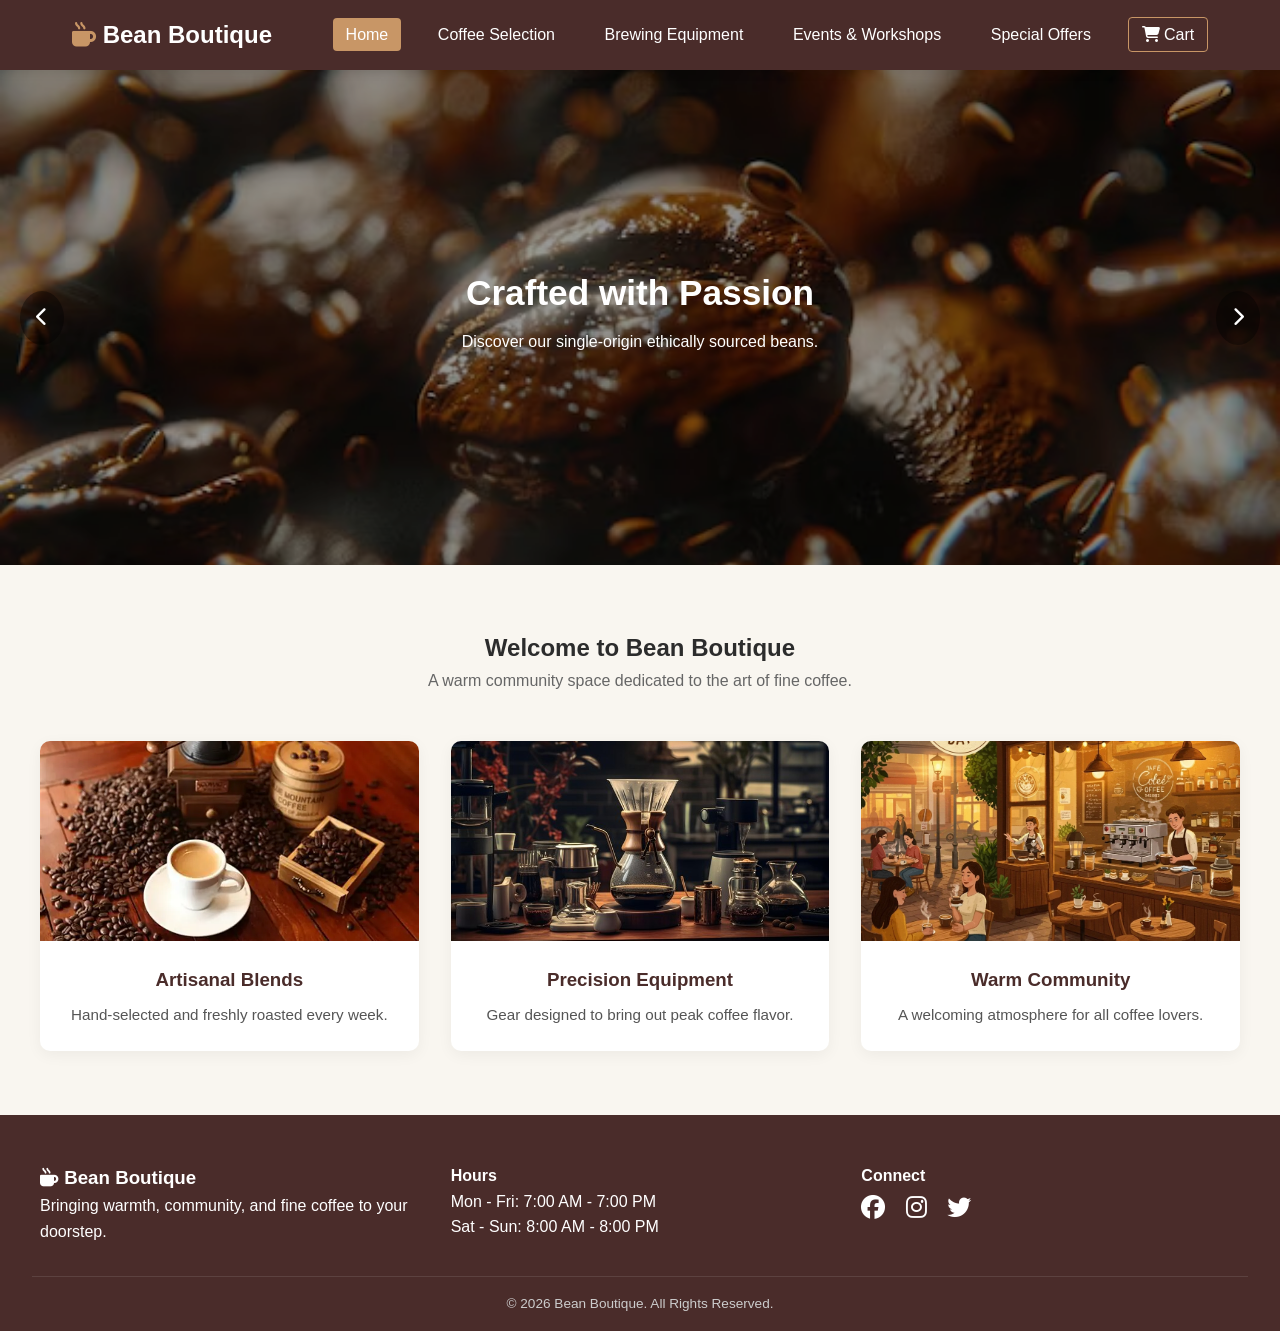
<file: index.html>
<!DOCTYPE html>
<html lang="en">
<head>
    <meta charset="UTF-8">
    <meta name="viewport" content="width=device-width, initial-scale=1.0">
    <title>Bean Boutique | Modern Artisanal Coffee</title>
    
    <link rel="stylesheet" href="style.css">
  
    <link rel="stylesheet" href="https://cdnjs.cloudflare.com/ajax/libs/font-awesome/6.4.0/css/all.min.css">

</head>
<body>

 <header>
        <div class="nav-container">
            <a href="index.html" class="logo">
                <i class="fa-solid fa-mug-hot"></i> Bean Boutique
            </a>
            <div class="menu-toggle" id="mobile-menu">
                <i class="fa-solid fa-bars"></i>
            </div>
            <nav>
                <ul class="nav-menu">
                    <li><a href="index.html" class="active">Home</a></li>
                    <li><a href="coffee.html">Coffee Selection</a></li>
                    <li><a href="equipment.html">Brewing Equipment</a></li>
                    <li><a href="events.html">Events & Workshops</a></li>
                    <li><a href="offers.html">Special Offers</a></li>
                    <li><a href="cart.html" class="cart-btn"><i class="fa-solid fa-cart-shopping"></i> Cart</a></li>
                </ul>
            </nav>
        </div>
    </header>

<section class="hero-slider">
    <div class="slide active">
        <img src="images/a.jpeg" alt="Coffee 1">
        <div class="slide-content">
            <h1>Crafted with Passion</h1>
            <p>Discover our single-origin ethically sourced beans.</p>
        </div>
    </div>
    
    <div class="slide">
        <img src="images/g.jpeg" alt="Coffee 2">
        <div class="slide-content">
            <h1>Artisanal Brewing Gear</h1>
            <p>Elevate your home coffee ritual with top-tier equipment.</p>
        </div>
    </div>

    <div class="slide">
        <img src="images/n.jpeg" alt="Coffee 3">
        <div class="slide-content">
            <h1>Join Our Masterclasses</h1>
            <p>Learn latte art and pour-over techniques from expert roasters.</p>
        </div>
    </div>

    <button class="prev-slide"><i class="fa-solid fa-chevron-left"></i></button>
    <button class="next-slide"><i class="fa-solid fa-chevron-right"></i></button>
</section>

    <section class="intro-section">
        <div class="container">
            <h2>Welcome to Bean Boutique</h2>
            <p class="subtitle">A warm community space dedicated to the art of fine coffee.</p>
            
            <div class="grid-3">
                <div class="card">
                    <img src="images/7.jpeg" alt="Fresh Beans">
                    <h3>Artisanal Blends</h3>
                    <p>Hand-selected and freshly roasted every week.</p>
                </div>
                <div class="card">
                    <img src="images/j.jpeg" alt="Brewing">
                    <h3>Precision Equipment</h3>
                    <p>Gear designed to bring out peak coffee flavor.</p>
                </div>
                <div class="card">
                    <img src="images/i.jpeg" alt="Community Space">
                    <h3>Warm Community</h3>
                    <p>A welcoming atmosphere for all coffee lovers.</p>
                </div>
            </div>
        </div>
    </section>
    <div id="discountModal" class="modal">
        <div class="modal-content">
            <span class="close-btn">&times;</span>
            <div class="modal-body">
                <i class="fa-solid fa-gift modal-icon"></i>
                <h2>Get 10% Off Your First Purchase!</h2>
                <p>Join the Bean Boutique club to receive exclusive promo codes and event updates.</p>
                <form id="subscribeForm">
                    <input type="email" placeholder="Enter your email address" required>
                    <button type="submit" class="btn">Claim Discount</button>
                </form>
            </div>
        </div>
    </div>
<script src="https://elfsightcdn.com/platform.js" async></script>
<div class="elfsight-app-fc985614-0550-4104-8fc6-e8d8da64a7e7" data-elfsight-app-lazy></div>
<footer>
        <div class="container footer-grid">
            <div>
                <h3><i class="fa-solid fa-mug-hot"></i> Bean Boutique</h3>
                <p>Bringing warmth, community, and fine coffee to your doorstep.</p>
            </div>
            <div>
                <h4>Hours</h4>
                <p>Mon - Fri: 7:00 AM - 7:00 PM</p>
                <p>Sat - Sun: 8:00 AM - 8:00 PM</p>
            </div>
            <div>
                <h4>Connect</h4>
                <div class="social-links">
                    <a href="#"><i class="fa-brands fa-facebook"></i></a>
                    <a href="#"><i class="fa-brands fa-instagram"></i></a>
                    <a href="#"><i class="fa-brands fa-twitter"></i></a>
                </div>
            </div>
        </div>
        <div class="copyright">
            <p>&copy; 2026 Bean Boutique. All Rights Reserved.</p>
        </div>
    </footer>

    <script>
    document.addEventListener('DOMContentLoaded', () => {
   
    const mobileMenu = document.getElementById('mobile-menu');
    const navMenu = document.querySelector('.nav-menu');

    mobileMenu.addEventListener('click', () => {
        navMenu.classList.toggle('active');
    });

    const slides = document.querySelectorAll('.slide');
    const prevBtn = document.querySelector('.prev-slide');
    const nextBtn = document.querySelector('.next-slide');
    let currentSlide = 0;

    function showSlide(index) {
        slides.forEach(slide => slide.classList.remove('active'));
        if (index >= slides.length) currentSlide = 0;
        if (index < 0) currentSlide = slides.length - 1;
        slides[currentSlide].classList.add('active');
    }

    nextBtn.addEventListener('click', () => {
        currentSlide++;
        showSlide(currentSlide);
    });

    prevBtn.addEventListener('click', () => {
        currentSlide--;
        showSlide(currentSlide);
    });

        setInterval(() => {
        currentSlide++;
        showSlide(currentSlide);
    }, 5000);

const modal = document.getElementById('discountModal');
const closeBtn = document.querySelector('.close-btn');
const subscribeForm = document.getElementById('subscribeForm');
setTimeout(() => {
    modal.style.display = 'flex';
}, 2000);
closeBtn.addEventListener('click', () => {
    modal.style.display = 'none';
});
window.addEventListener('click', (e) => {
    if (e.target === modal) {
        modal.style.display = 'none';
    }
});
subscribeForm.addEventListener('submit', (e) => {
    e.preventDefault();
    alert('Thank you for subscribing! Your 10% discount code is: WELCOME10');
    modal.style.display = 'none';
});
});
</script>
</body>
</html>
</file>
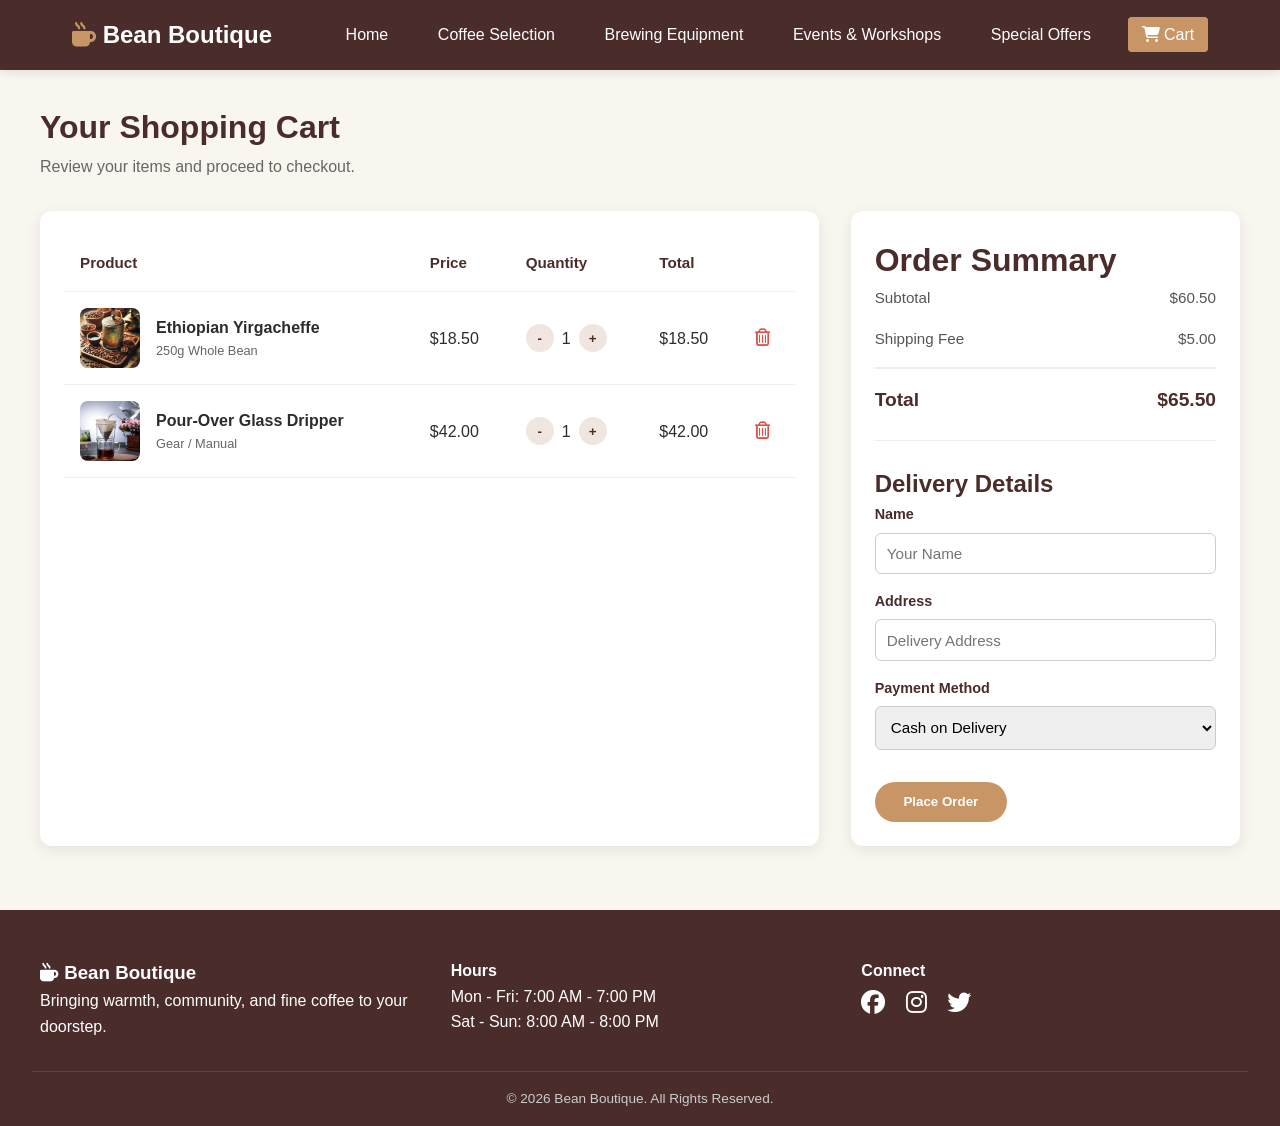
<file: cart.html>
<!DOCTYPE html>
<html lang="en">
<head>
    <meta charset="UTF-8">
    <meta name="viewport" content="width=device-width, initial-scale=1.0">
    <title>Your Shopping Cart | Bean Boutique</title>
    <link rel="stylesheet" href="style.css">
    <link rel="stylesheet" href="https://cdnjs.cloudflare.com/ajax/libs/font-awesome/6.4.0/css/all.min.css">
</head>
<body>

    <header>
        <div class="nav-container">
            <a href="index.html" class="logo">
                <i class="fa-solid fa-mug-hot"></i> Bean Boutique
            </a>
            <div class="menu-toggle" id="mobile-menu">
                <i class="fa-solid fa-bars"></i>
            </div>
            <nav>
                <ul class="nav-menu">
                    <li><a href="index.html">Home</a></li>
                    <li><a href="coffee.html">Coffee Selection</a></li>
                    <li><a href="equipment.html">Brewing Equipment</a></li>
                    <li><a href="events.html">Events & Workshops</a></li>
                    <li><a href="offers.html">Special Offers</a></li>
                    <li><a href="cart.html" class="cart-btn active"><i class="fa-solid fa-cart-shopping"></i> Cart</a></li>
                </ul>
            </nav>
        </div>
    </header>

    <main class="container page-container">
        <h1 class="color-primary">Your Shopping Cart</h1>
        <p class="color-muted">Review your items and proceed to checkout.</p>
        <div class="cart-wrapper">
            <div class="cart-table-container">
                <table class="cart-table">
                    <thead>
                        <tr>
                            <th>Product</th>
                            <th>Price</th>
                            <th>Quantity</th>
                            <th>Total</th>
                            <th></th>
                        </tr>
                    </thead>
                    <tbody id="cartTableBody">
                       
                        <tr data-price="18.50">
                            <td>
                                <div class="cart-item-info">
                                    <img src="images/22.jpeg" alt="Ethiopian Coffee">
                                    <div>
                                        <strong>Ethiopian Yirgacheffe</strong>
                                        <div class="color-muted" style="font-size: 0.8rem;">250g Whole Bean</div>
                                    </div>
                                </div>
                            </td>
                            <td>$18.50</td>
                            <td>
                                <div class="qty-control">
                                    <button class="qty-btn minus-btn">-</button>
                                    <span class="item-qty">1</span>
                                    <button class="qty-btn plus-btn">+</button>
                                </div>
                            </td>
                            <td class="item-total">$18.50</td>
                            <td><button class="remove-btn"><i class="fa-regular fa-trash-can"></i></button></td>
                        </tr>

                        <tr data-price="42.00">
                            <td>
                                <div class="cart-item-info">
                                    <img src="images/23.jpeg" alt="Pour Over Dripper">
                                    <div>
                                        <strong>Pour-Over Glass Dripper</strong>
                                        <div class="color-muted" style="font-size: 0.8rem;">Gear / Manual</div>
                                    </div>
                                </div>
                            </td>
                            <td>$42.00</td>
                            <td>
                                <div class="qty-control">
                                    <button class="qty-btn minus-btn">-</button>
                                    <span class="item-qty">1</span>
                                    <button class="qty-btn plus-btn">+</button>
                                </div>
                            </td>
                            <td class="item-total">$42.00</td>
                            <td><button class="remove-btn"><i class="fa-regular fa-trash-can"></i></button></td>
                        </tr>
                    </tbody>
                </table>
            </div>

            <div class="summary-card">
                <h1 class="color-primary mb-1">Order Summary</h1>
                
                <div class="summary-row">
                    <span>Subtotal</span>
                    <span id="subtotalPrice">$60.50</span>
                </div>
                <div class="summary-row">
                    <span>Shipping Fee</span>
                    <span>$5.00</span>
                </div>
                <div class="summary-row summary-total">
                    <span>Total</span>
                    <span id="grantTotalPrice">$65.50</span>
                </div>

                <form class="checkout-form" id="checkoutForm">
                    <h2 class="color-primary mb-1">Delivery Details</h2>
                    <div class="form-group">
                        <label for="custName">Name</label>
                        <input type="text" id="custName" placeholder="Your Name" required>
                    </div>
                    <div class="form-group">
                        <label for="custAddress">Address</label>
                        <input type="text" id="custAddress" placeholder="Delivery Address" required>
                    </div>
                    <div class="form-group">
                        <label for="payMethod">Payment Method</label>
                        <select id="payMethod">
                            <option value="cod">Cash on Delivery</option>
                            <option value="card">Credit / Debit Card</option>
                        </select>
                    </div>
                <button type="submit" class="btn full-width" style="margin-top: 1rem;">Place Order</button>
                </form>
            </div>
        </div>
    </main>

    <footer>
        <div class="container footer-grid">
            <div>
                <h3><i class="fa-solid fa-mug-hot"></i> Bean Boutique</h3>
                <p>Bringing warmth, community, and fine coffee to your doorstep.</p>
            </div>
            <div>
                <h4>Hours</h4>
                <p>Mon - Fri: 7:00 AM - 7:00 PM</p>
                <p>Sat - Sun: 8:00 AM - 8:00 PM</p>
            </div>
            <div>
                <h4>Connect</h4>
                <div class="social-links">
                    <a href="#"><i class="fa-brands fa-facebook"></i></a>
                    <a href="#"><i class="fa-brands fa-instagram"></i></a>
                    <a href="#"><i class="fa-brands fa-twitter"></i></a>
                </div>
            </div>
        </div>
        <div class="copyright">
            <p>&copy; 2026 Bean Boutique. All Rights Reserved.</p>
        </div>
    </footer>

    <script>
        document.addEventListener('DOMContentLoaded', () => {
            const mobileMenu = document.getElementById('mobile-menu');
            const navMenu = document.querySelector('.nav-menu');
            mobileMenu.addEventListener('click', () => navMenu.classList.toggle('active'));

            const subtotalElem = document.getElementById('subtotalPrice');
            const grandTotalElem = document.getElementById('grantTotalPrice');
            const tableBody = document.getElementById('cartTableBody');

            function updateCartTotals() {
                let subtotal = 0;
                const rows = tableBody.querySelectorAll('tr');
                rows.forEach(row => {
                    const price = parseFloat(row.getAttribute('data-price'));
                    const qty = parseInt(row.querySelector('.item-qty').textContent);
                    const itemTotal = price * qty;
                    row.querySelector('.item-total').textContent = '$' + itemTotal.toFixed(2);
                    subtotal += itemTotal;
                });

                subtotalElem.textContent = '$' + subtotal.toFixed(2);
                const grandTotal = subtotal > 0 ? subtotal + 5.00 : 0;
                grandTotalElem.textContent = '$' + grandTotal.toFixed(2);
            }
            tableBody.addEventListener('click', (e) => {
                const target = e.target;
                const row = target.closest('tr');
                if (!row) return;

                if (target.classList.contains('plus-btn')) {
                    const qtyElem = row.querySelector('.item-qty');
                    qtyElem.textContent = parseInt(qtyElem.textContent) + 1;
                    updateCartTotals();
                }
                if (target.classList.contains('minus-btn')) {
                    const qtyElem = row.querySelector('.item-qty');
                    let currentQty = parseInt(qtyElem.textContent);
                    if (currentQty > 1) {
                        qtyElem.textContent = currentQty - 1;
                        updateCartTotals();
                    }
                }
                if (target.closest('.remove-btn')) {
                    row.remove();
                    updateCartTotals();
                }
            });
            document.getElementById('checkoutForm').addEventListener('submit', (e) => {
                e.preventDefault();
                alert('Thank you for your order! Your purchase was successful.');
                tableBody.innerHTML = '<tr><td colspan="5" class="text-center">Your cart is currently empty.</td></tr>';
                updateCartTotals();
            });
        });
    </script>
</body>
</html>
</file>
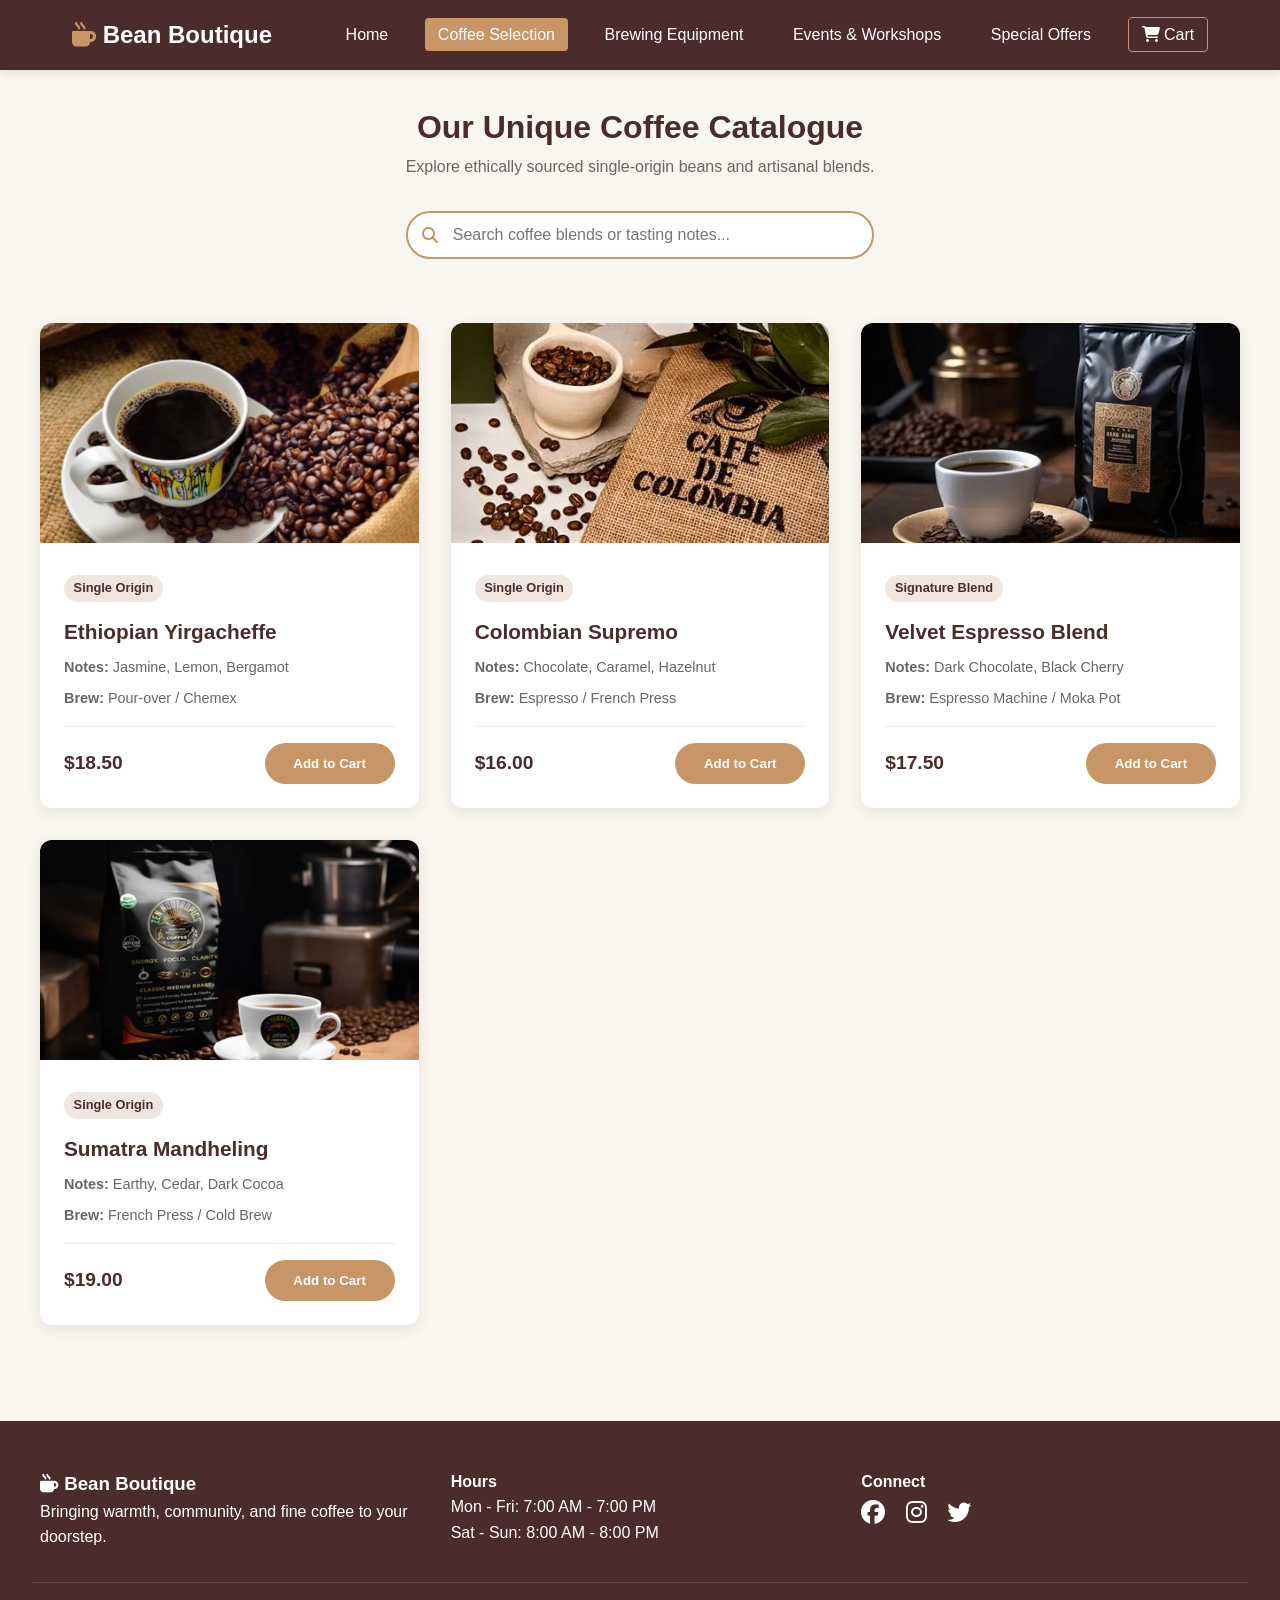
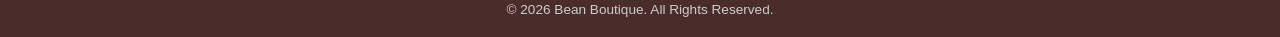
<file: coffee.html>
<!DOCTYPE html>
<html lang="en">
<head>
    <meta charset="UTF-8">
    <meta name="viewport" content="width=device-width, initial-scale=1.0">
    <title>Coffee Selection | Bean Boutique</title>
    <link rel="stylesheet" href="style.css">
    <link rel="stylesheet" href="https://cdnjs.cloudflare.com/ajax/libs/font-awesome/6.4.0/css/all.min.css">
</head>
<body>

    
    <header>
        <div class="nav-container">
            <a href="index.html" class="logo">
                <i class="fa-solid fa-mug-hot"></i> Bean Boutique
            </a>
            <div class="menu-toggle" id="mobile-menu">
                <i class="fa-solid fa-bars"></i>
            </div>
            <nav>
                <ul class="nav-menu">
                    <li><a href="index.html">Home</a></li>
                    <li><a href="coffee.html" class="active">Coffee Selection</a></li>
                    <li><a href="equipment.html">Brewing Equipment</a></li>
                    <li><a href="events.html">Events & Workshops</a></li>
                    <li><a href="offers.html">Special Offers</a></li>
                    <li><a href="cart.html" class="cart-btn"><i class="fa-solid fa-cart-shopping"></i> Cart</a></li>
                </ul>
            </nav>
        </div>
    </header>

    <main class="container page-container">
        <h1 class="text-center color-primary">Our Unique Coffee Catalogue</h1>
        <p class="text-center color-muted">Explore ethically sourced single-origin beans and artisanal blends.</p>

        <div class="search-container">
            <div class="search-box">
                <i class="fa-solid fa-magnifying-glass"></i>
                <input type="text" id="searchInput" placeholder="Search coffee blends or tasting notes...">
            </div>
        </div>

        <div class="coffee-grid" id="coffeeGrid">
            <div class="coffee-card" data-name="Ethiopian Yirgacheffe" data-notes="Jasmine, Lemon, Bergamot">
                <img src="images/8.jpeg" alt="Ethiopian Coffee">
                <div class="coffee-info">
                    <span class="origin-badge">Single Origin</span>
                    <h2 class="coffee-title">Ethiopian Yirgacheffe</h2>
                    <p class="tasting-notes"><strong>Notes:</strong> Jasmine, Lemon, Bergamot</p>
                    <p class="tasting-notes"><strong>Brew:</strong> Pour-over / Chemex</p>
                    <div class="price-bar">
                        <span class="price">$18.50</span>
                        <button class="btn" onclick="alert('Added Ethiopian Yirgacheffe to cart!')">Add to Cart</button>
                    </div>
                </div>
            </div>

            <div class="coffee-card" data-name="Colombian Supremo" data-notes="Chocolate, Caramel, Roasted Hazelnut">
                <img src="images/9.jpeg" alt="Colombian Coffee">
                <div class="coffee-info">
                    <span class="origin-badge">Single Origin</span>
                    <h3 class="coffee-title">Colombian Supremo</h3>
                    <p class="tasting-notes"><strong>Notes:</strong> Chocolate, Caramel, Hazelnut</p>
                    <p class="tasting-notes"><strong>Brew:</strong> Espresso / French Press</p>
                    <div class="price-bar">
                        <span class="price">$16.00</span>
                        <button class="btn" onclick="alert('Added Colombian Supremo to cart!')">Add to Cart</button>
                    </div>
                </div>
            </div>

            <div class="coffee-card" data-name="Velvet Espresso Blend" data-notes="Dark Chocolate, Black Cherry, Creamy">
                <img src="images/10.jpeg" alt="coffee image">
                <div class="coffee-info">
                    <span class="origin-badge">Signature Blend</span>
                    <h3 class="coffee-title">Velvet Espresso Blend</h3>
                    <p class="tasting-notes"><strong>Notes:</strong> Dark Chocolate, Black Cherry</p>
                    <p class="tasting-notes"><strong>Brew:</strong> Espresso Machine / Moka Pot</p>
                    <div class="price-bar">
                        <span class="price">$17.50</span>
                        <button class="btn" onclick="alert('Added Velvet Espresso Blend to cart!')">Add to Cart</button>
                    </div>
                </div>
            </div>

            <div class="coffee-card" data-name="Sumatra Mandheling" data-notes="Earthy, Cedar, Dark Cocoa">
                <img src="images/11.jpeg" alt="Sumatra Coffee">
                <div class="coffee-info">
                    <span class="origin-badge">Single Origin</span>
                    <h3 class="coffee-title">Sumatra Mandheling</h3>
                    <p class="tasting-notes"><strong>Notes:</strong> Earthy, Cedar, Dark Cocoa</p>
                    <p class="tasting-notes"><strong>Brew:</strong> French Press / Cold Brew</p>
                    <div class="price-bar">
                        <span class="price">$19.00</span>
                        <button class="btn" onclick="alert('Added Sumatra Mandheling to cart!')">Add to Cart</button>
                    </div>
                </div>
            </div>
        </div>
    </main>

<script src="https://elfsightcdn.com/platform.js" async></script>
<div class="elfsight-app-9a29c511-04b0-4030-a798-d4bd38d17a8e" data-elfsight-app-lazy></div>

<script src="https://elfsightcdn.com/platform.js" async></script>
<div class="elfsight-app-a1689de1-845b-4623-887e-345ec0fcdd2d" data-elfsight-app-lazy></div>
   
<footer>
        <div class="container footer-grid">
            <div>
                <h3><i class="fa-solid fa-mug-hot"></i> Bean Boutique</h3>
                <p>Bringing warmth, community, and fine coffee to your doorstep.</p>
            </div>
            <div>
                <h4>Hours</h4>
                <p>Mon - Fri: 7:00 AM - 7:00 PM</p>
                <p>Sat - Sun: 8:00 AM - 8:00 PM</p>
            </div>
            <div>
                <h4>Connect</h4>
                <div class="social-links">
                    <a href="#"><i class="fa-brands fa-facebook"></i></a>
                    <a href="#"><i class="fa-brands fa-instagram"></i></a>
                    <a href="#"><i class="fa-brands fa-twitter"></i></a>
                </div>
            </div>
        </div>
        <div class="copyright">
            <p>&copy; 2026 Bean Boutique. All Rights Reserved.</p>
        </div>
    </footer>

    <script>
        document.addEventListener('DOMContentLoaded', () => {
            const mobileMenu = document.getElementById('mobile-menu');
            const navMenu = document.querySelector('.nav-menu');
            mobileMenu.addEventListener('click', () => navMenu.classList.toggle('active'));

            const searchInput = document.getElementById('searchInput');
            const cards = document.querySelectorAll('.coffee-card');

            searchInput.addEventListener('input', (e) => {
                const query = e.target.value.toLowerCase();
                cards.forEach(card => {
                    const name = card.getAttribute('data-name').toLowerCase();
                    const notes = card.getAttribute('data-notes').toLowerCase();

                    if (name.includes(query) || notes.includes(query)) {
                        card.style.display = 'block';
                    } else {
                        card.style.display = 'none';
                    }
                });
            });
        });
    </script>
</body>
</html>
</file>
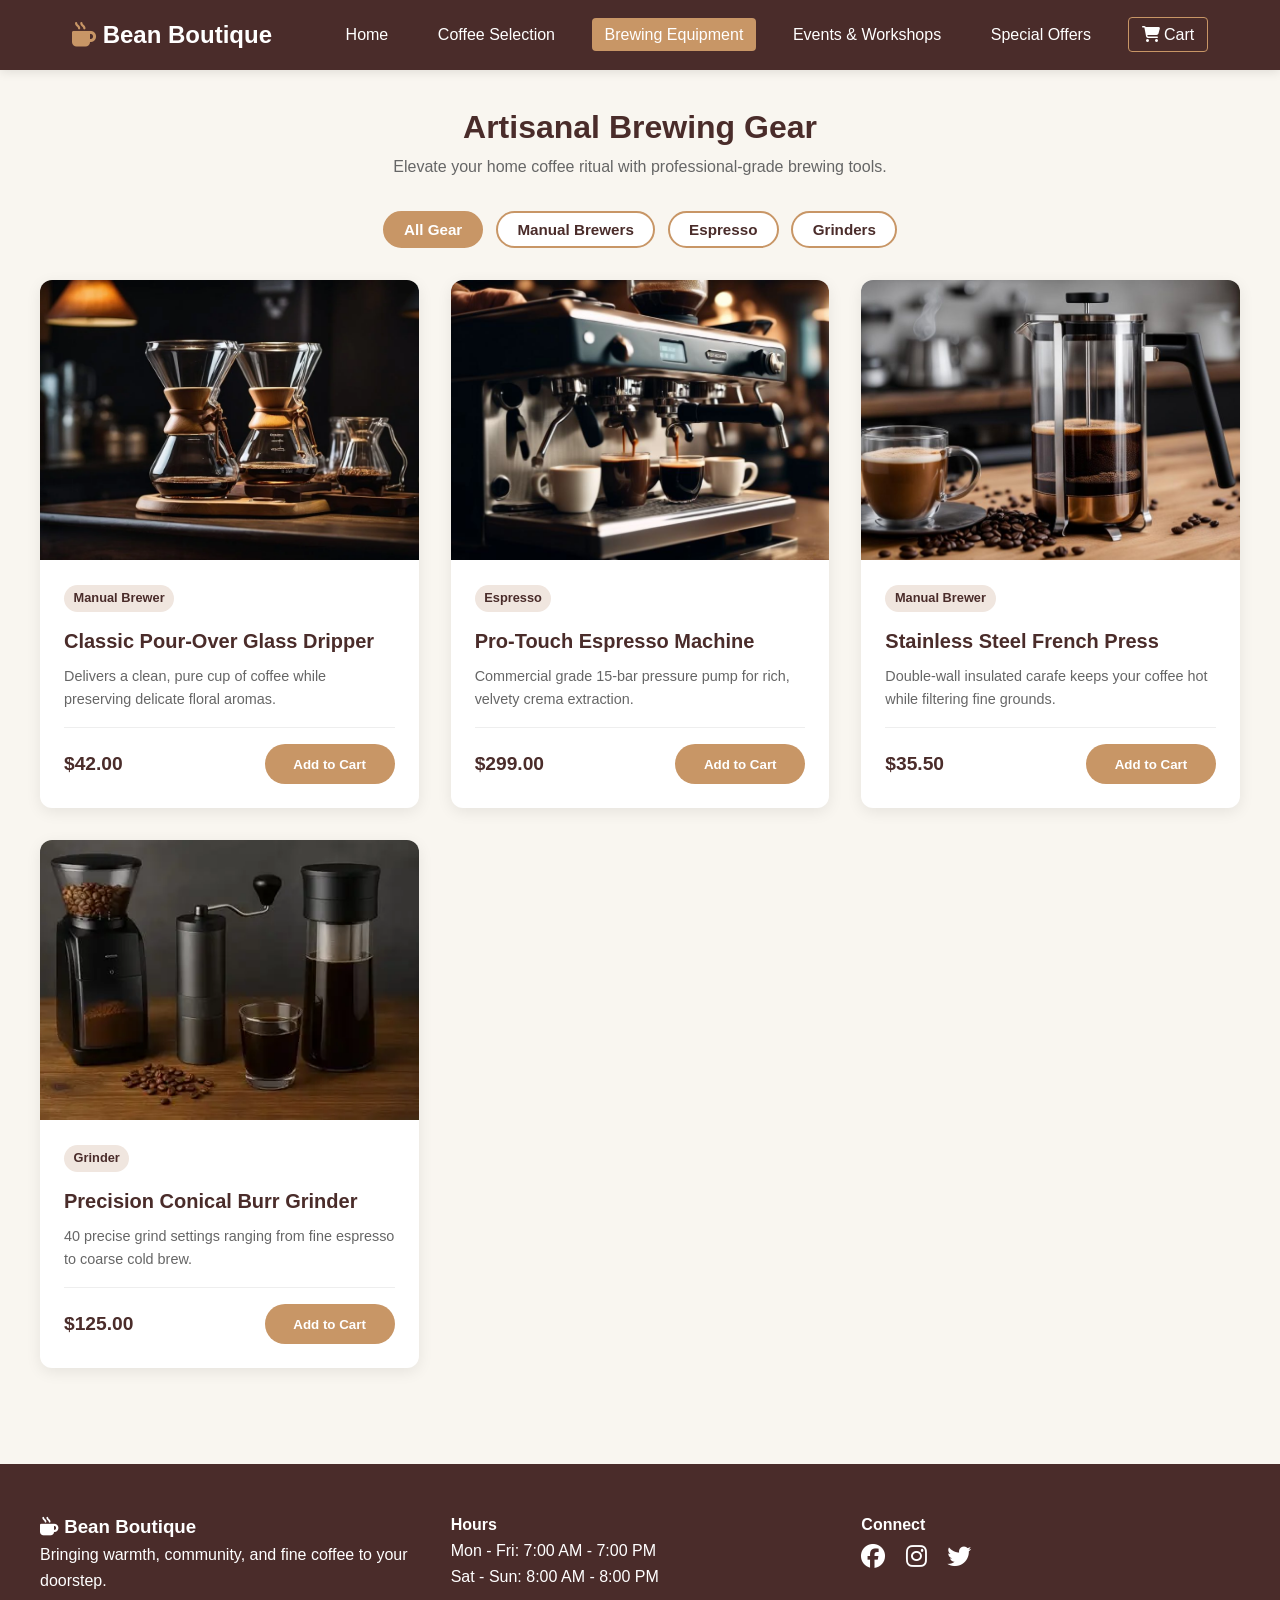
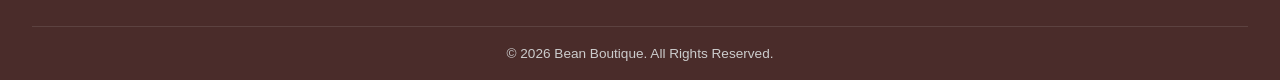
<file: equipment.html>
<!DOCTYPE html>
<html lang="en">
<head>
    <meta charset="UTF-8">
    <meta name="viewport" content="width=device-width, initial-scale=1.0">
    <title>Brewing Equipment | Bean Boutique</title>
    <link rel="stylesheet" href="style.css">
    <link rel="stylesheet" href="https://cdnjs.cloudflare.com/ajax/libs/font-awesome/6.4.0/css/all.min.css">
</head>
<body>

  <header>
        <div class="nav-container">
            <a href="index.html" class="logo">
                <i class="fa-solid fa-mug-hot"></i> Bean Boutique
            </a>
            <div class="menu-toggle" id="mobile-menu">
                <i class="fa-solid fa-bars"></i>
            </div>
            <nav>
                <ul class="nav-menu">
                    <li><a href="index.html">Home</a></li>
                    <li><a href="coffee.html">Coffee Selection</a></li>
                    <li><a href="equipment.html" class="active">Brewing Equipment</a></li>
                    <li><a href="events.html">Events & Workshops</a></li>
                    <li><a href="offers.html">Special Offers</a></li>
                    <li><a href="cart.html" class="cart-btn"><i class="fa-solid fa-cart-shopping"></i> Cart</a></li>
                </ul>
            </nav>
        </div>
    </header>
    
        <main class="container page-container">
        <h1 class="text-center color-primary">Artisanal Brewing Gear</h1>
        <p class="text-center color-muted">Elevate your home coffee ritual with professional-grade brewing tools.</p>

        <div class="filter-container">
            <button class="filter-btn active" data-filter="all">All Gear</button>
            <button class="filter-btn" data-filter="manual">Manual Brewers</button>
            <button class="filter-btn" data-filter="espresso">Espresso</button>
            <button class="filter-btn" data-filter="grinder">Grinders</button>
            
        </div>

        <div class="equipment-grid" id="equipmentGrid">
            <div class="equipment-card" data-category="manual">
                <img src="images/12.jpeg" alt="Glass Chemex Brewer">
                <div class="equipment-info">
                    <span class="category-badge">Manual Brewer</span>
                    <h2 class="equipment-title">Classic Pour-Over Glass Dripper</h2>
                    <p class="equipment-desc">Delivers a clean, pure cup of coffee while preserving delicate floral aromas.</p>
                    <div class="price-bar">
                        <span class="price">$42.00</span>
                        <button class="btn" onclick="alert('Added Pour-Over Dripper to cart!')">Add to Cart</button>
                    </div>
                </div>
            </div>

           <div class="equipment-card" data-category="espresso">
                <img src="images/13.jpeg" alt="Espresso Machine">
                <div class="equipment-info">
                    <span class="category-badge">Espresso</span>
                    <h3 class="equipment-title">Pro-Touch Espresso Machine</h3>
                    <p class="equipment-desc">Commercial grade 15-bar pressure pump for rich, velvety crema extraction.</p>
                    <div class="price-bar">
                        <span class="price">$299.00</span>
                        <button class="btn" onclick="alert('Added Pro-Touch Espresso Machine to cart!')">Add to Cart</button>
                    </div>
                </div>
            </div>

            <div class="equipment-card" data-category="manual">
                <img src="images/14.jpeg" alt="French Press">
                <div class="equipment-info">
                    <span class="category-badge">Manual Brewer</span>
                    <h3 class="equipment-title">Stainless Steel French Press</h3>
                    <p class="equipment-desc">Double-wall insulated carafe keeps your coffee hot while filtering fine grounds.</p>
                    <div class="price-bar">
                        <span class="price">$35.50</span>
                        <button class="btn" onclick="alert('Added French Press to cart!')">Add to Cart</button>
                    </div>
                </div>
            </div>

            <div class="equipment-card" data-category="grinder">
                <img src="images/15.jpeg" alt="Coffee Grinder">
                <div class="equipment-info">
                    <span class="category-badge">Grinder</span>
                    <h3 class="equipment-title">Precision Conical Burr Grinder</h3>
                    <p class="equipment-desc">40 precise grind settings ranging from fine espresso to coarse cold brew.</p>
                    <div class="price-bar">
                        <span class="price">$125.00</span>
                        <button class="btn" onclick="alert('Added Burr Grinder to cart!')">Add to Cart</button>
                    </div>
                </div>
            </div>
        </div>
    </main>

    <footer>
        <div class="container footer-grid">
            <div>
                <h3><i class="fa-solid fa-mug-hot"></i> Bean Boutique</h3>
                <p>Bringing warmth, community, and fine coffee to your doorstep.</p>
            </div>
            <div>
                <h4>Hours</h4>
                <p>Mon - Fri: 7:00 AM - 7:00 PM</p>
                <p>Sat - Sun: 8:00 AM - 8:00 PM</p>
            </div>
            <div>
                <h4>Connect</h4>
                <div class="social-links">
                    <a href="#"><i class="fa-brands fa-facebook"></i></a>
                    <a href="#"><i class="fa-brands fa-instagram"></i></a>
                    <a href="#"><i class="fa-brands fa-twitter"></i></a>
                </div>
            </div>
        </div>
        <div class="copyright">
            <p>&copy; 2026 Bean Boutique. All Rights Reserved.</p>
        </div>
    </footer>

    <script>
        document.addEventListener('DOMContentLoaded', () => {
       
            const mobileMenu = document.getElementById('mobile-menu');
            const navMenu = document.querySelector('.nav-menu');
            mobileMenu.addEventListener('click', () => navMenu.classList.toggle('active'));

            const filterBtns = document.querySelectorAll('.filter-btn');
            const equipmentCards = document.querySelectorAll('.equipment-card');

            filterBtns.forEach(btn => {
                btn.addEventListener('click', () => {
                  filterBtns.forEach(b => b.classList.remove('active'));
                    btn.classList.add('active');
                    const filterValue = btn.getAttribute('data-filter');
                    equipmentCards.forEach(card => {
                        const category = card.getAttribute('data-category');
                        if (filterValue === 'all' || category === filterValue) {
                            card.style.display = 'block';
                        } else {
                            card.style.display = 'none';
                        }
                    });
                });
            });
        });
    </script>
</body>
</html>
</file>
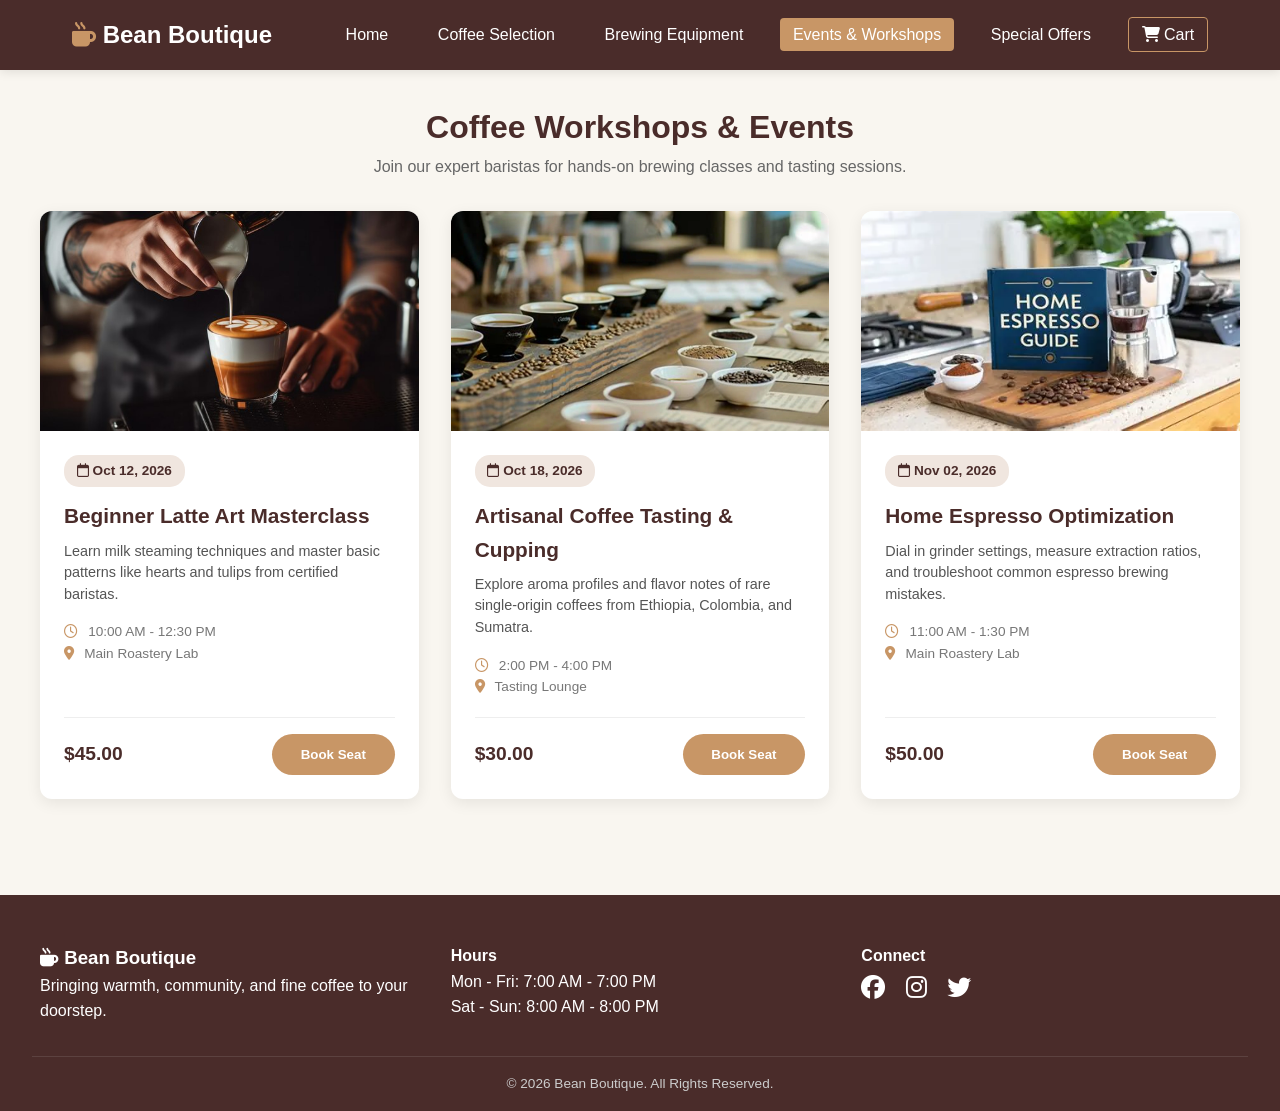
<file: events.html>
<!DOCTYPE html>
<html lang="en">
<head>
    <meta charset="UTF-8">
    <meta name="viewport" content="width=device-width, initial-scale=1.0">
    <title>Events & Workshops | Bean Boutique</title>
    <link rel="stylesheet" href="style.css">
    <link rel="stylesheet" href="https://cdnjs.cloudflare.com/ajax/libs/font-awesome/6.4.0/css/all.min.css">
</head>
<body>

    <header>
        <div class="nav-container">
            <a href="index.html" class="logo">
                <i class="fa-solid fa-mug-hot"></i> Bean Boutique
            </a>
            <div class="menu-toggle" id="mobile-menu">
                <i class="fa-solid fa-bars"></i>
            </div>
            <nav>
                <ul class="nav-menu">
                    <li><a href="index.html">Home</a></li>
                    <li><a href="coffee.html">Coffee Selection</a></li>
                    <li><a href="equipment.html">Brewing Equipment</a></li>
                    <li><a href="events.html" class="active">Events & Workshops</a></li>
                    <li><a href="offers.html">Special Offers</a></li>
                    <li><a href="cart.html" class="cart-btn"><i class="fa-solid fa-cart-shopping"></i> Cart</a></li>
                </ul>
            </nav>
        </div>
    </header>

    <main class="container page-container">
        <h1 class="text-center color-primary">Coffee Workshops & Events</h1>
        <p class="text-center color-muted">Join our expert baristas for hands-on brewing classes and tasting sessions.</p>

        <div class="events-grid">
            <div class="event-card">
                <img src="images/16.jpeg" alt="Latte Art Workshop">
                <div class="event-info">
                    <span class="event-date"><i class="fa-regular fa-calendar"></i> Oct 12, 2026</span>
                    <h2 class="event-title">Beginner Latte Art Masterclass</h2>
                    <p class="event-details">Learn milk steaming techniques and master basic patterns like hearts and tulips from certified baristas.</p>
                    <div class="event-meta">
                        <p><i class="fa-regular fa-clock"></i> 10:00 AM - 12:30 PM</p>
                        <p><i class="fa-solid fa-location-dot"></i> Main Roastery Lab</p>
                    </div>
                    <div class="event-price-bar">
                        <span class="price">$45.00</span>
                        <button class="btn register-btn" data-event="Beginner Latte Art Masterclass">Book Seat</button>
                    </div>
                </div>
            </div>

            <div class="event-card">
                <img src="images/17.jpeg" alt="Coffee Cupping">
                <div class="event-info">
                    <span class="event-date"><i class="fa-regular fa-calendar"></i> Oct 18, 2026</span>
                    <h3 class="event-title">Artisanal Coffee Tasting & Cupping</h3>
                    <p class="event-details">Explore aroma profiles and flavor notes of rare single-origin coffees from Ethiopia, Colombia, and Sumatra.</p>
                    <div class="event-meta">
                        <p><i class="fa-regular fa-clock"></i> 2:00 PM - 4:00 PM</p>
                        <p><i class="fa-solid fa-location-dot"></i> Tasting Lounge</p>
                    </div>
                    <div class="event-price-bar">
                        <span class="price">$30.00</span>
                        <button class="btn register-btn" data-event="Artisanal Coffee Tasting & Cupping">Book Seat</button>
                    </div>
                </div>
            </div>

            <div class="event-card">
                <img src="images/18.jpeg" alt="Home Espresso Guide">
                <div class="event-info">
                    <span class="event-date"><i class="fa-regular fa-calendar"></i> Nov 02, 2026</span>
                    <h3 class="event-title">Home Espresso Optimization</h3>
                    <p class="event-details">Dial in grinder settings, measure extraction ratios, and troubleshoot common espresso brewing mistakes.</p>
                    <div class="event-meta">
                        <p><i class="fa-regular fa-clock"></i> 11:00 AM - 1:30 PM</p>
                        <p><i class="fa-solid fa-location-dot"></i> Main Roastery Lab</p>
                    </div>
                    <div class="event-price-bar">
                        <span class="price">$50.00</span>
                        <button class="btn register-btn" data-event="Home Espresso Optimization">Book Seat</button>
                    </div>
                </div>
            </div>
        </div>
    </main>

    <div id="bookingModal" class="event-modal">
        <div class="event-modal-content">
            <span class="close-btn" id="closeBooking">&times;</span>
            <h2 class="color-primary mb-1">Workshop Registration</h2>
            <p class="color-muted mb-2" id="modalEventName" style="font-weight: 600;"></p>
            
            <form id="bookingForm">
                <div class="form-group">
                    <label for="fullName">Full Name</label>
                    <input type="text" id="fullName" placeholder="Enter your full name" required>
                </div>
                <div class="form-group">
                    <label for="email">Email Address</label>
                    <input type="email" id="email" placeholder="Enter your email" required>
                </div>
                <div class="form-group">
                    <label for="tickets">Number of Seats</label>
                    <select id="tickets">
                        <option value="1">1 Seat</option>
                        <option value="2">2 Seats</option>
                        <option value="3">3 Seats</option>
                    </select>
                </div>
                <button type="submit" class="btn full-width" style="margin-top: 0.5rem;">Confirm Booking</button>
            </form>
        </div>
    </div>

    <footer>
        <div class="container footer-grid">
            <div>
                <h3><i class="fa-solid fa-mug-hot"></i> Bean Boutique</h3>
                <p>Bringing warmth, community, and fine coffee to your doorstep.</p>
            </div>
            <div>
                <h4>Hours</h4>
                <p>Mon - Fri: 7:00 AM - 7:00 PM</p>
                <p>Sat - Sun: 8:00 AM - 8:00 PM</p>
            </div>
            <div>
                <h4>Connect</h4>
                <div class="social-links">
                    <a href="#"><i class="fa-brands fa-facebook"></i></a>
                    <a href="#"><i class="fa-brands fa-instagram"></i></a>
                    <a href="#"><i class="fa-brands fa-twitter"></i></a>
                </div>
            </div>
        </div>
        <div class="copyright">
            <p>&copy; 2026 Bean Boutique. All Rights Reserved.</p>
        </div>
    </footer>

    <script>
        document.addEventListener('DOMContentLoaded', () => {
           
            const mobileMenu = document.getElementById('mobile-menu');
            const navMenu = document.querySelector('.nav-menu');
            mobileMenu.addEventListener('click', () => navMenu.classList.toggle('active'));

            const modal = document.getElementById('bookingModal');
            const closeBtn = document.getElementById('closeBooking');
            const modalEventName = document.getElementById('modalEventName');
            const registerBtns = document.querySelectorAll('.register-btn');
            const bookingForm = document.getElementById('bookingForm');

            registerBtns.forEach(btn => {
                btn.addEventListener('click', () => {
                    const eventTitle = btn.getAttribute('data-event');
                    modalEventName.textContent = eventTitle;
                    modal.style.display = 'flex';
                });
            });

            closeBtn.addEventListener('click', () => {
                modal.style.display = 'none';
            });

            window.addEventListener('click', (e) => {
                if (e.target === modal) {
                    modal.style.display = 'none';
                }
            });

            bookingForm.addEventListener('submit', (e) => {
                e.preventDefault();
                alert('Thank you! Your registration has been received successfully.');
                modal.style.display = 'none';
                bookingForm.reset();
            });
        });
    </script>
</body>
</html>
</file>
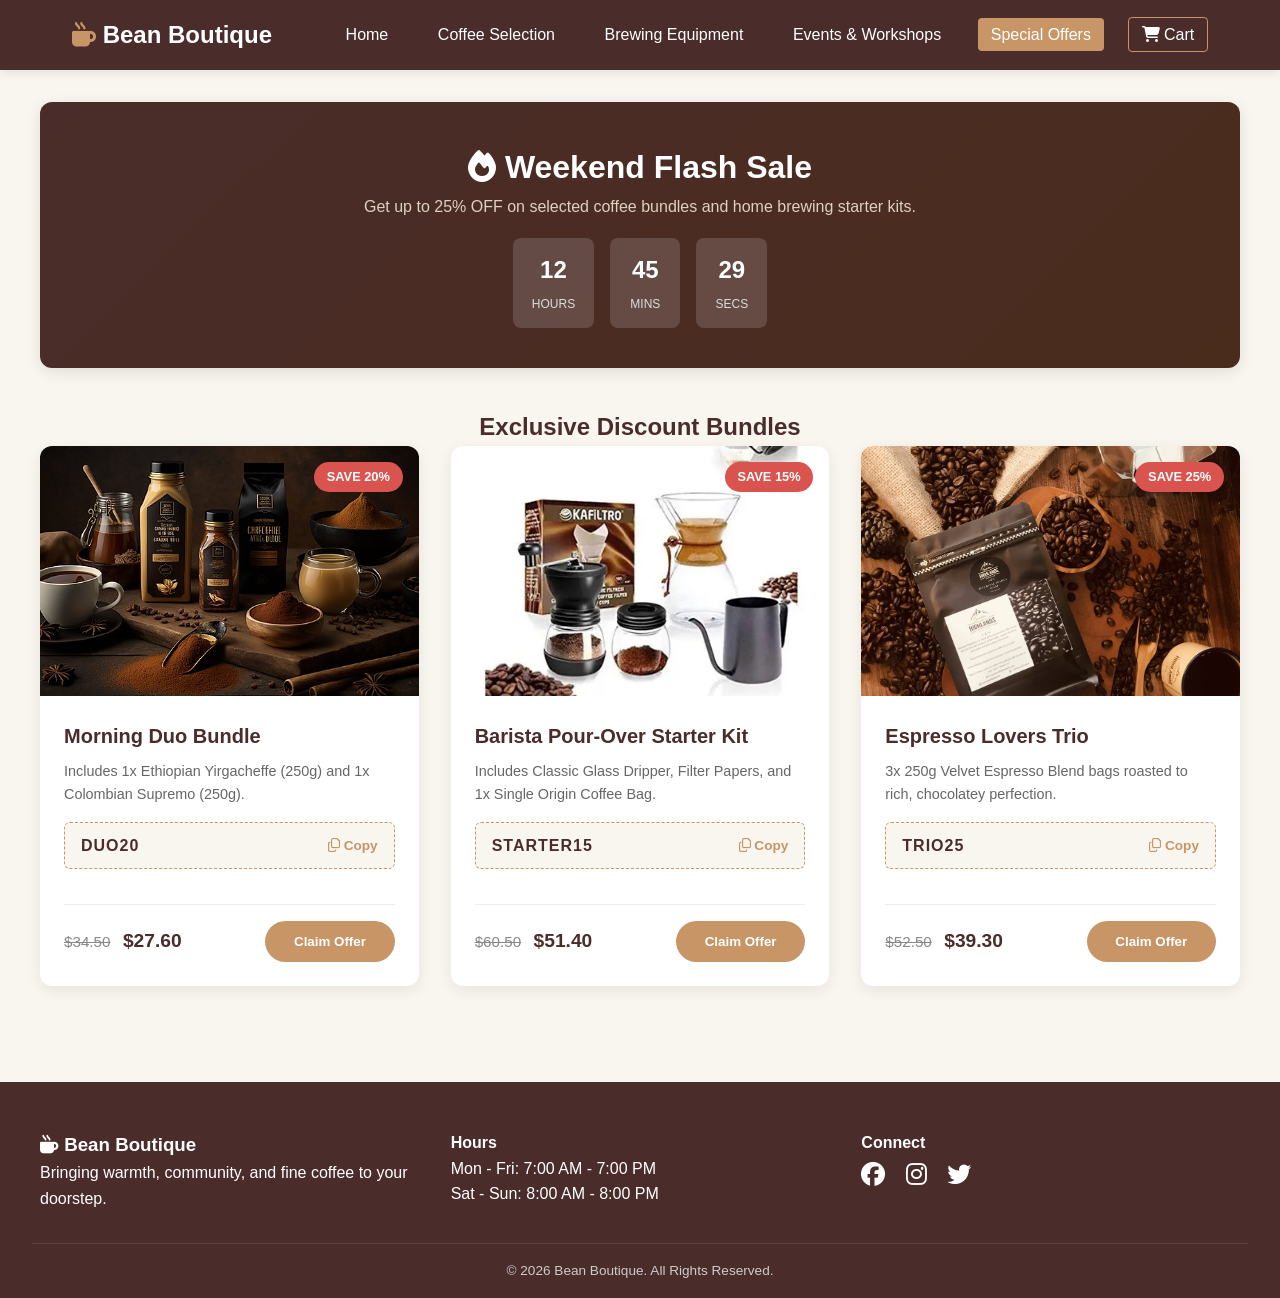
<file: offers.html>
<!DOCTYPE html>
<html lang="en">
<head>
    <meta charset="UTF-8">
    <meta name="viewport" content="width=device-width, initial-scale=1.0">
    <title>Special Offers | Bean Boutique</title>
    <link rel="stylesheet" href="style.css">
    <link rel="stylesheet" href="https://cdnjs.cloudflare.com/ajax/libs/font-awesome/6.4.0/css/all.min.css">
</head>
<body>

    <header>
        <div class="nav-container">
            <a href="index.html" class="logo">
                <i class="fa-solid fa-mug-hot"></i> Bean Boutique
            </a>
            <div class="menu-toggle" id="mobile-menu">
                <i class="fa-solid fa-bars"></i>
            </div>
            <nav>
                <ul class="nav-menu">
                    <li><a href="index.html">Home</a></li>
                    <li><a href="coffee.html">Coffee Selection</a></li>
                    <li><a href="equipment.html">Brewing Equipment</a></li>
                    <li><a href="events.html">Events & Workshops</a></li>
                    <li><a href="offers.html" class="active">Special Offers</a></li>
                    <li><a href="cart.html" class="cart-btn"><i class="fa-solid fa-cart-shopping"></i> Cart</a></li>
                </ul>
            </nav>
        </div>
    </header>

    <main class="container page-container">
        <div class="offers-banner">
            <h1><i class="fa-solid fa-fire"></i> Weekend Flash Sale</h1>
            <p>Get up to 25% OFF on selected coffee bundles and home brewing starter kits.</p>
            
            <div class="timer-container">
                <div class="timer-box">
                    <span class="timer-number" id="hours">12</span>
                    <span class="timer-label">Hours</span>
                </div>
                <div class="timer-box">
                    <span class="timer-number" id="minutes">45</span>
                    <span class="timer-label">Mins</span>
                </div>
                <div class="timer-box">
                    <span class="timer-number" id="seconds">30</span>
                    <span class="timer-label">Secs</span>
                </div>
            </div>
        </div>
        <h2 class="text-center color-primary mb-2">Exclusive Discount Bundles</h2>

        <div class="offers-grid">
         <div class="offer-card">
                <span class="offer-badge">SAVE 20%</span>
                <img src="images/19.jpeg" alt="Morning Duo Bundle">
                <div class="offer-info">
                    <h3 class="offer-title">Morning Duo Bundle</h3>
                    <p class="offer-desc">Includes 1x Ethiopian Yirgacheffe (250g) and 1x Colombian Supremo (250g).</p>
                    
                    <div class="promo-box">
                        <span class="promo-code">DUO20</span>
                        <button class="copy-btn" onclick="copyPromo('DUO20')"><i class="fa-regular fa-copy"></i> Copy</button>
                    </div>

                    <div class="price-bar">
                        <div>
                            <span class="original-price">$34.50</span>
                            <span class="price">$27.60</span>
                        </div>
                        <button class="btn" onclick="alert('Added Morning Duo Bundle to cart!')">Claim Offer</button>
                    </div>
                </div>
            </div>

            <div class="offer-card">
                <span class="offer-badge">SAVE 15%</span>
                <img src="images/24.jpeg" alt="Pour Over Starter Kit">
                <div class="offer-info">
                    <h3 class="offer-title">Barista Pour-Over Starter Kit</h3>
                    <p class="offer-desc">Includes Classic Glass Dripper, Filter Papers, and 1x Single Origin Coffee Bag.</p>
                    <div class="promo-box">
                        <span class="promo-code">STARTER15</span>
                        <button class="copy-btn" onclick="copyPromo('STARTER15')"><i class="fa-regular fa-copy"></i> Copy</button>
                    </div>
                    <div class="price-bar">
                        <div>
                            <span class="original-price">$60.50</span>
                            <span class="price">$51.40</span>
                        </div>
                        <button class="btn" onclick="alert('Added Starter Kit to cart!')">Claim Offer</button>
                    </div>
                </div>
            </div>

            <div class="offer-card">
                <span class="offer-badge">SAVE 25%</span>
                <img src="images/21.jpeg" alt="Espresso Lovers Pack">
                <div class="offer-info">
                    <h3 class="offer-title">Espresso Lovers Trio</h3>
                    <p class="offer-desc">3x 250g Velvet Espresso Blend bags roasted to rich, chocolatey perfection.</p>
                    <div class="promo-box">
                        <span class="promo-code">TRIO25</span>
                        <button class="copy-btn" onclick="copyPromo('TRIO25')"><i class="fa-regular fa-copy"></i> Copy</button>
                    </div>
                    <div class="price-bar">
                        <div>
                            <span class="original-price">$52.50</span>
                            <span class="price">$39.30</span>
                        </div>
                        <button class="btn" onclick="alert('Added Espresso Trio to cart!')">Claim Offer</button>
                    </div>
                </div>
            </div>
        </div>
    </main>

    <footer>
        <div class="container footer-grid">
            <div>
                <h3><i class="fa-solid fa-mug-hot"></i> Bean Boutique</h3>
                <p>Bringing warmth, community, and fine coffee to your doorstep.</p>
            </div>
            <div>
                <h4>Hours</h4>
                <p>Mon - Fri: 7:00 AM - 7:00 PM</p>
                <p>Sat - Sun: 8:00 AM - 8:00 PM</p>
            </div>
            <div>
                <h4>Connect</h4>
                <div class="social-links">
                    <a href="#"><i class="fa-brands fa-facebook"></i></a>
                    <a href="#"><i class="fa-brands fa-instagram"></i></a>
                    <a href="#"><i class="fa-brands fa-twitter"></i></a>
                </div>
            </div>
        </div>
        <div class="copyright">
            <p>&copy; 2026 Bean Boutique. All Rights Reserved.</p>
        </div>
    </footer>

    <script>
        document.addEventListener('DOMContentLoaded', () => {
          
            const mobileMenu = document.getElementById('mobile-menu');
            const navMenu = document.querySelector('.nav-menu');
            mobileMenu.addEventListener('click', () => navMenu.classList.toggle('active'));

            let hours = 12;
            let minutes = 45;
            let seconds = 30;

            const hElem = document.getElementById('hours');
            const mElem = document.getElementById('minutes');
            const sElem = document.getElementById('seconds');

            setInterval(() => {
                if (seconds > 0) {
                    seconds--;
                } else {
                    seconds = 59;
                    if (minutes > 0) {
                        minutes--;
                    } else {
                        minutes = 59;
                        if (hours > 0) hours--;
                    }
                }
                hElem.textContent = hours < 10 ? '0' + hours : hours;
                mElem.textContent = minutes < 10 ? '0' + minutes : minutes;
                sElem.textContent = seconds < 10 ? '0' + seconds : seconds;
            }, 1000);
        });
            function copyPromo(code) {
            navigator.clipboard.writeText(code);
            alert('Promo Code "' + code + '" copied to clipboard!');
        }
    </script>
</body>
</html>
</file>
<file: style.css>
:root {
    --primary-color: #4a2c2a;
    --accent-color: #c89666;
    --bg-light: #f9f6f0;
    --text-dark: #2c2c2c;
    --white: #ffffff;
}

* {
    margin: 0;
    padding: 0;
    box-sizing: border-box;
    font-family: 'Segoe UI', Tahoma, Geneva, Verdana, sans-serif;
}

body {
    background-color: var(--bg-light);
    color: var(--text-dark);
    line-height: 1.6;
}

.page-container {
    padding-top: 2rem;
    padding-bottom: 4rem;
}

.container {
    max-width: 1200px;
    margin: 0 auto;
}

.text-center { text-align: center; }
.color-primary { color: var(--primary-color); }
.color-muted { color: #666; }

.subtitle {
    color: #666;
    margin-bottom: 3rem;
}

.btn {
    display: inline-block;
    background-color: var(--accent-color);
    color: var(--white);
    padding: 0.8rem 1.8rem;
    text-decoration: none;
    border-radius: 25px;
    font-weight: bold;
    border: none;
    cursor: pointer;
    transition: background 0.3s ease;
}

.btn:hover {
    background-color: #b07d50;
}

header {
    background-color: var(--primary-color);
    position: sticky;
    top: 0;
    z-index: 1000;
    box-shadow: 0 2px 10px rgba(0, 0, 0, 0.1);
}
.nav-container {
    display: flex;
    justify-content: space-between;
    align-items: center;
    max-width: 1200px;
    margin: 0 auto;
    padding: 1rem 2rem;
}
.logo {
    color: var(--white);
    font-size: 1.5rem;
    font-weight: bold;
    text-decoration: none;
}
.logo i {
    color: var(--accent-color);
}
.nav-menu {
    display: flex;
    list-style: none;
    gap: 1.5rem;
}
.nav-menu a {
    color: var(--white);
    text-decoration: none;
    font-weight: 500;
    padding: 0.5rem 0.8rem;
    border-radius: 4px;
    transition: all 0.3s ease;
}
.nav-menu a:hover,
.nav-menu a.active {
    background-color: var(--accent-color);
    color: var(--white);
}
.cart-btn {
    border: 1px solid var(--accent-color);
}
.menu-toggle {
    display: none;
    color: var(--white);
    font-size: 1.5rem;
    cursor: pointer;
}

.hero-slider {
    position: relative;
    height: 55vh;
    overflow: hidden;
}
.hero-slideshow img, .carousel img {
    width: 100%;
    height: 400px;
    object-fit: cover;
}
.slide {
    position: absolute;
    top: 0;
    left: 0;
    width: 100%;
    height: 100%;
    background-size: cover;
    background-position: center;
    opacity: 0;
    transition: opacity 0.8s ease-in-out;
    display: flex;
    align-items: center;
    justify-content: center;
}
.slide img {
    width: 100%;
    height: 100%;
    object-fit: cover; 
    position: absolute;
    top: 0;
    left: 0;
    z-index: 1;
    filter: brightness(0.6); 
}
.slide-content {
    position: relative;
    z-index: 2; 
    text-align: center;
    color: var(--white);
    max-width: 700px;
    padding: 0 1rem;
}
.slide.active { opacity: 1; }
.slide-content h1 { font-size: 2.2rem; margin-bottom: 0.5rem; }
.slide-content p { font-size: 1rem; margin-bottom: 1rem; }

.prev-slide, .next-slide {
    position: absolute;
    top: 50%;
    transform: translateY(-50%);
    background: rgba(0, 0, 0, 0.4);
    color: white;
    border: none;
    padding: 1rem;
    cursor: pointer;
    border-radius: 50%;
    font-size: 1.2rem;
    z-index: 10;
}
.prev-slide { left: 20px; }
.next-slide { right: 20px; }

.intro-section {
    padding: 4rem 2rem;
    text-align: center;
}
.grid-3 {
    display: grid;
    grid-template-columns: repeat(auto-fit, minmax(280px, 1fr));
    gap: 2rem;
}
.card {
    background: var(--white);
    border-radius: 10px;
    overflow: hidden;
    box-shadow: 0 4px 15px rgba(0,0,0,0.05);
    transition: transform 0.3s ease;
}
.card:hover { transform: translateY(-5px); }
.card img { width: 100%; height: 200px; object-fit: cover; }
.card h3 { margin: 1rem 0 0.5rem; color: var(--primary-color); }
.card p { padding: 0 1rem 1.5rem; color: #555; font-size: 0.95rem; }


.modal {
    display: none;
    position: fixed;
    top: 0;
    left: 0;
    width: 100%;
    height: 100%;
    background-color: rgba(0, 0, 0, 0.5);
    z-index: 1000;
    justify-content: center;
    align-items: center;
}
.modal-content {
    background-color: var(--white);
    padding: 2.5rem;
    border-radius: 12px;
    max-width: 450px;
    width: 90%;
    text-align: center;
    position: relative;
    animation: popup 0.4s ease-out;
}
@keyframes popup {
    from { transform: scale(0.7); opacity: 0; }
    to { transform: scale(1); opacity: 1; }
}
.close-btn {
    position: absolute;
    right: 20px;
    top: 15px;
    font-size: 1.8rem;
    cursor: pointer;
}
.modal-icon {
    font-size: 3rem;
    color: var(--accent-color);
    margin-bottom: 1rem;
}
#subscribeForm input {
    width: 100%;
    padding: 0.8rem;
    margin: 1.2rem 0;
    border: 1px solid #ccc;
    border-radius: 5px;
}
#subscribeForm button { width: 100%; }

.search-container {
    text-align: center;
    margin: 2rem auto;
    max-width: 500px;
    padding: 0 1rem;
}
.search-box {
    position: relative;
    width: 100%;
}
.search-box input {
    width: 100%;
    padding: 0.8rem 1rem 0.8rem 2.8rem;
    font-size: 1rem;
    border: 2px solid var(--accent-color);
    border-radius: 25px;
    outline: none;
    transition: all 0.3s ease;
}
.search-box input:focus {
    box-shadow: 0 0 10px rgba(200, 150, 102, 0.5);
}
.search-box i {
    position: absolute;
    left: 1rem;
    top: 50%;
    transform: translateY(-50%);
    color: var(--accent-color);
}
.filter-container {
    display: flex;
    justify-content: center;
    gap: 0.8rem;
    flex-wrap: wrap;
    margin: 2rem 0;
}
.filter-btn {
    background-color: var(--white);
    color: var(--primary-color);
    border: 2px solid var(--accent-color);
    padding: 0.5rem 1.2rem;
    border-radius: 20px;
    font-size: 0.95rem;
    font-weight: 600;
    cursor: pointer;
    transition: all 0.3s ease;
}

.filter-btn:hover,
.filter-btn.active {
    background-color: var(--accent-color);
    color: var(--white);
}
.coffee-grid {
    display: grid;
    grid-template-columns: repeat(auto-fit, minmax(280px, 1fr));
    gap: 2rem;
    padding: 2rem 0;
}
.coffee-card {
    background: var(--white);
    border-radius: 12px;
    overflow: hidden;
    box-shadow: 0 4px 15px rgba(0,0,0,0.08);
    transition: transform 0.3s ease;
}
.coffee-card:hover { transform: translateY(-8px); }
.coffee-card img { width: 100%; height: 220px; object-fit: cover; }
.coffee-info { padding: 1.5rem; }

.coffee-title {
    font-size: 1.3rem;
    color: var(--primary-color);
    margin-bottom: 0.5rem;
}
.origin-badge {
    display: inline-block;
    background-color: #f0e6df;
    color: var(--primary-color);
    font-size: 0.8rem;
    padding: 0.2rem 0.6rem;
    border-radius: 15px;
    margin-bottom: 0.8rem;
    font-weight: 600;
}
.tasting-notes {
    font-size: 0.9rem;
    color: #666;
    margin-bottom: 0.5rem;
}
.price-bar {
    display: flex;
    justify-content: space-between;
    align-items: center;
    margin-top: 1rem;
    padding-top: 1rem;
    border-top: 1px solid #eee;
}
.price {
    font-weight: bold;
    font-size: 1.2rem;
    color: var(--primary-color);
}


/* ==========================================================================
   5. PAGE 3: BREWING EQUIPMENT
   Figure: Brewing Equipment Grid and Category Badges Styling
   ========================================================================== */
.equipment-grid {
    display: grid;
    grid-template-columns: repeat(auto-fill, minmax(300px, 1fr)); 
    gap: 2rem;
    padding-bottom: 2rem;
}

.equipment-card {
    background: var(--white);
    border-radius: 12px;
    overflow: hidden;
    box-shadow: 0 4px 15px rgba(0,0,0,0.08);
    transition: transform 0.3s ease;
    display: flex;
    flex-direction: column; 
}

.equipment-card:hover { transform: translateY(-8px); }

.equipment-card img {
    width: 100%;
    height: 280px;
    object-fit: cover;
    display: block;
}

.equipment-info { padding: 1.5rem; }

.equipment-title {
    font-size: 1.25rem;
    color: var(--primary-color);
    margin-bottom: 0.5rem;
}

.equipment-desc {
    font-size: 0.9rem;
    color: #666;
    margin-bottom: 1rem;
    min-height: 2.7rem;
}

.category-badge {
    display: inline-block;
    background-color: #f0e6df;
    color: var(--primary-color);
    font-size: 0.8rem;
    padding: 0.2rem 0.6rem;
    border-radius: 15px;
    margin-bottom: 0.8rem;
    font-weight: 600;
}

.cart-wrapper {
    display: grid;
    grid-template-columns: 2fr 1fr;
    gap: 2rem;
    margin-top: 2rem;
}
.cart-table-container {
    background: var(--white);
    border-radius: 12px;
    padding: 1.5rem;
    box-shadow: 0 4px 15px rgba(0,0,0,0.08);
}
.cart-table {
    width: 100%;
    border-collapse: collapse;
}
.cart-table th,
.cart-table td {
    padding: 1rem;
    text-align: left;
    border-bottom: 1px solid #eee;
}
.cart-table th {
    color: var(--primary-color);
    font-size: 0.95rem;
}
.cart-item-info {
    display: flex;
    align-items: center;
    gap: 1rem;
}
.cart-item-info img {
    width: 60px;
    height: 60px;
    border-radius: 8px;
    object-fit: cover;
}
.qty-control {
    display: flex;
    align-items: center;
    gap: 0.5rem;
}
.qty-btn {
    background: #f0e6df;
    border: none;
    width: 28px;
    height: 28px;
    border-radius: 50%;
    cursor: pointer;
    font-weight: bold;
    color: var(--primary-color);
    transition: background 0.2s ease;
}
.qty-btn:hover {
    background: var(--accent-color);
    color: var(--white);
}
.remove-btn {
    color: #d9534f;
    background: none;
    border: none;
    cursor: pointer;
    font-size: 1.1rem;
}
.summary-card {
    background: var(--white);
    border-radius: 12px;
    padding: 1.5rem;
    box-shadow: 0 4px 15px rgba(0,0,0,0.08);
    height: fit-content;
}
.summary-row {
    display: flex;
    justify-content: space-between;
    margin-bottom: 1rem;
    font-size: 0.95rem;
    color: #555;
}
.summary-total {
    border-top: 2px solid #eee;
    padding-top: 1rem;
    font-weight: bold;
    font-size: 1.2rem;
    color: var(--primary-color);
}
.checkout-form {
    margin-top: 1.5rem;
    border-top: 1px solid #eee;
    padding-top: 1.5rem;
}

.events-grid {
    display: grid;
    grid-template-columns: repeat(auto-fit, minmax(300px, 1fr));
    gap: 2rem;
    padding: 2rem 0;
}
.event-card {
    background: var(--white);
    border-radius: 12px;
    overflow: hidden;
    box-shadow: 0 4px 15px rgba(0,0,0,0.08);
    transition: transform 0.3s ease;
    display: flex;
    flex-direction: column;
}
.event-card:hover { transform: translateY(-8px); }

.event-card img {
    width: 100%;
    height: 220px;
    object-fit: cover;
    display: block;
}
.event-info {
    padding: 1.5rem;
    display: flex;
    flex-direction: column;
    flex-grow: 1;
}
.event-date {
    display: inline-block;
    background-color: #f0e6df;
    color: var(--primary-color);
    font-size: 0.85rem;
    font-weight: bold;
    padding: 0.3rem 0.8rem;
    border-radius: 15px;
    margin-bottom: 0.8rem;
    width: fit-content;
}
.event-title {
    font-size: 1.3rem;
    color: var(--primary-color);
    margin-bottom: 0.5rem;
}
.event-details {
    font-size: 0.9rem;
    color: #555;
    margin-bottom: 1rem;
    line-height: 1.5;
}
.event-meta {
    font-size: 0.85rem;
    color: #777;
    margin-bottom: 1.2rem;
}
.event-meta i {
    color: var(--accent-color);
    margin-right: 0.4rem;
}
.event-price-bar {
    margin-top: auto;
    display: flex;
    justify-content: space-between;
    align-items: center;
    padding-top: 1rem;
    border-top: 1px solid #eee;
}
.event-modal {
    display: none;
    position: fixed;
    z-index: 2000;
    left: 0;
    top: 0;
    width: 100%;
    height: 100%;
    background-color: rgba(0,0,0,0.6);
    align-items: center;
    justify-content: center;
}
.event-modal-content {
    background: var(--white);
    border-radius: 12px;
    max-width: 450px;
    width: 90%;
    padding: 2rem;
    position: relative;
    animation: popup 0.3s ease-out;
}
.form-group { margin-bottom: 1rem; }

.form-group label {
    display: block;
    margin-bottom: 0.4rem;
    font-weight: 600;
    color: var(--primary-color);
    font-size: 0.9rem;
}
.form-group input,
.form-group select {
    width: 100%;
    padding: 0.7rem;
    border: 1px solid #ccc;
    border-radius: 6px;
    outline: none;
    font-size: 0.95rem;
}
.form-group input:focus,
.form-group select:focus {
    border-color: var(--accent-color);
}

.offers-banner {
    background: linear-gradient(135deg, var(--primary-color), #4a2c1d);
    color: var(--white);
    padding: 2.5rem 1.5rem;
    border-radius: 12px;
    text-align: center;
    margin-bottom: 2.5rem;
    box-shadow: 0 4px 15px rgba(0,0,0,0.1);
}
.offers-banner h2 { font-size: 1.8rem; margin-bottom: 0.5rem; }
.offers-banner p { font-size: 1rem; color: #e0d0c1; margin-bottom: 1.2rem; }

.timer-container {
    display: flex;
    justify-content: center;
    gap: 1rem;
    margin-top: 1rem;
}
.timer-box {
    background: rgba(255, 255, 255, 0.15);
    padding: 0.8rem 1.2rem;
    border-radius: 8px;
    min-width: 70px;
}
.timer-number {
    font-size: 1.5rem;
    font-weight: bold;
    display: block;
}

.timer-label {
    font-size: 0.75rem;
    text-transform: uppercase;
    color: #ddd;
}
.offers-grid {
    display: grid;
    grid-template-columns: repeat(auto-fit, minmax(280px, 1fr));
    gap: 2rem;
    padding-bottom: 2rem;
}
.offer-card {
    background: var(--white);
    border-radius: 12px;
    overflow: hidden;
    box-shadow: 0 4px 15px rgba(0,0,0,0.08);
    transition: transform 0.3s ease;
    position: relative;
    display: flex;
    flex-direction: column;
}
.offer-card:hover { transform: translateY(-8px); }

.offer-badge {
    position: absolute;
    top: 1rem;
    right: 1rem;
    background-color: #d9534f;
    color: var(--white);
    font-size: 0.8rem;
    font-weight: bold;
    padding: 0.3rem 0.8rem;
    border-radius: 20px;
    z-index: 10;
}
.offer-card img {
    width: 100%;
    height: 250px;
    object-fit: cover;
    display: block;
}
.offer-info {
    padding: 1.5rem;
    display: flex;
    flex-direction: column;
    flex-grow: 1;
}
.offer-title {
    font-size: 1.25rem;
    color: var(--primary-color);
    margin-bottom: 0.5rem;
}
.offer-desc {
    font-size: 0.9rem;
    color: #666;
    margin-bottom: 1rem;
}
.promo-box {
    background-color: #f9f6f0;
    border: 1px dashed var(--accent-color);
    padding: 0.6rem 1rem;
    border-radius: 6px;
    display: flex;
    justify-content: space-between;
    align-items: center;
    margin-bottom: 1.2rem;
}
.promo-code {
    font-weight: bold;
    color: var(--primary-color);
    letter-spacing: 1px;
}
.copy-btn {
    background: none;
    border: none;
    color: var(--accent-color);
    cursor: pointer;
    font-weight: 600;
    font-size: 0.85rem;
}
.copy-btn:hover { text-decoration: underline; }
.original-price {
    text-decoration: line-through;
    color: #888;
    font-size: 0.95rem;
    margin-right: 0.5rem;
}

footer {
    background-color: var(--primary-color);
    color: var(--white);
    padding: 3rem 2rem 1rem;
}

.footer-grid {
    display: grid;
    grid-template-columns: repeat(auto-fit, minmax(220px, 1fr));
    gap: 2rem;
    margin-bottom: 2rem;
}

.social-links a {
    color: var(--white);
    font-size: 1.5rem;
    margin-right: 1rem;
    transition: color 0.3s ease;
}

.social-links a:hover {
    color: var(--accent-color);
}

.copyright {
    text-align: center;
    border-top: 1px solid rgba(255,255,255,0.1);
    padding-top: 1rem;
    font-size: 0.85rem;
    color: #ccc;
}

@media (max-width: 768px) {
    .menu-toggle { display: block; }
    
    .nav-menu {
        display: none;
        flex-direction: column;
        position: absolute;
        top: 100%;
        left: 0;
        width: 100%;
        background-color: var(--primary-color);
        padding: 1rem 0;
    }
    
    .nav-menu.active { display: flex; }
    .nav-menu li { text-align: center; }
    
    .slide-content h1 { font-size: 2rem; }
    
    .cart-wrapper { grid-template-columns: 1fr; }
}
</file>
